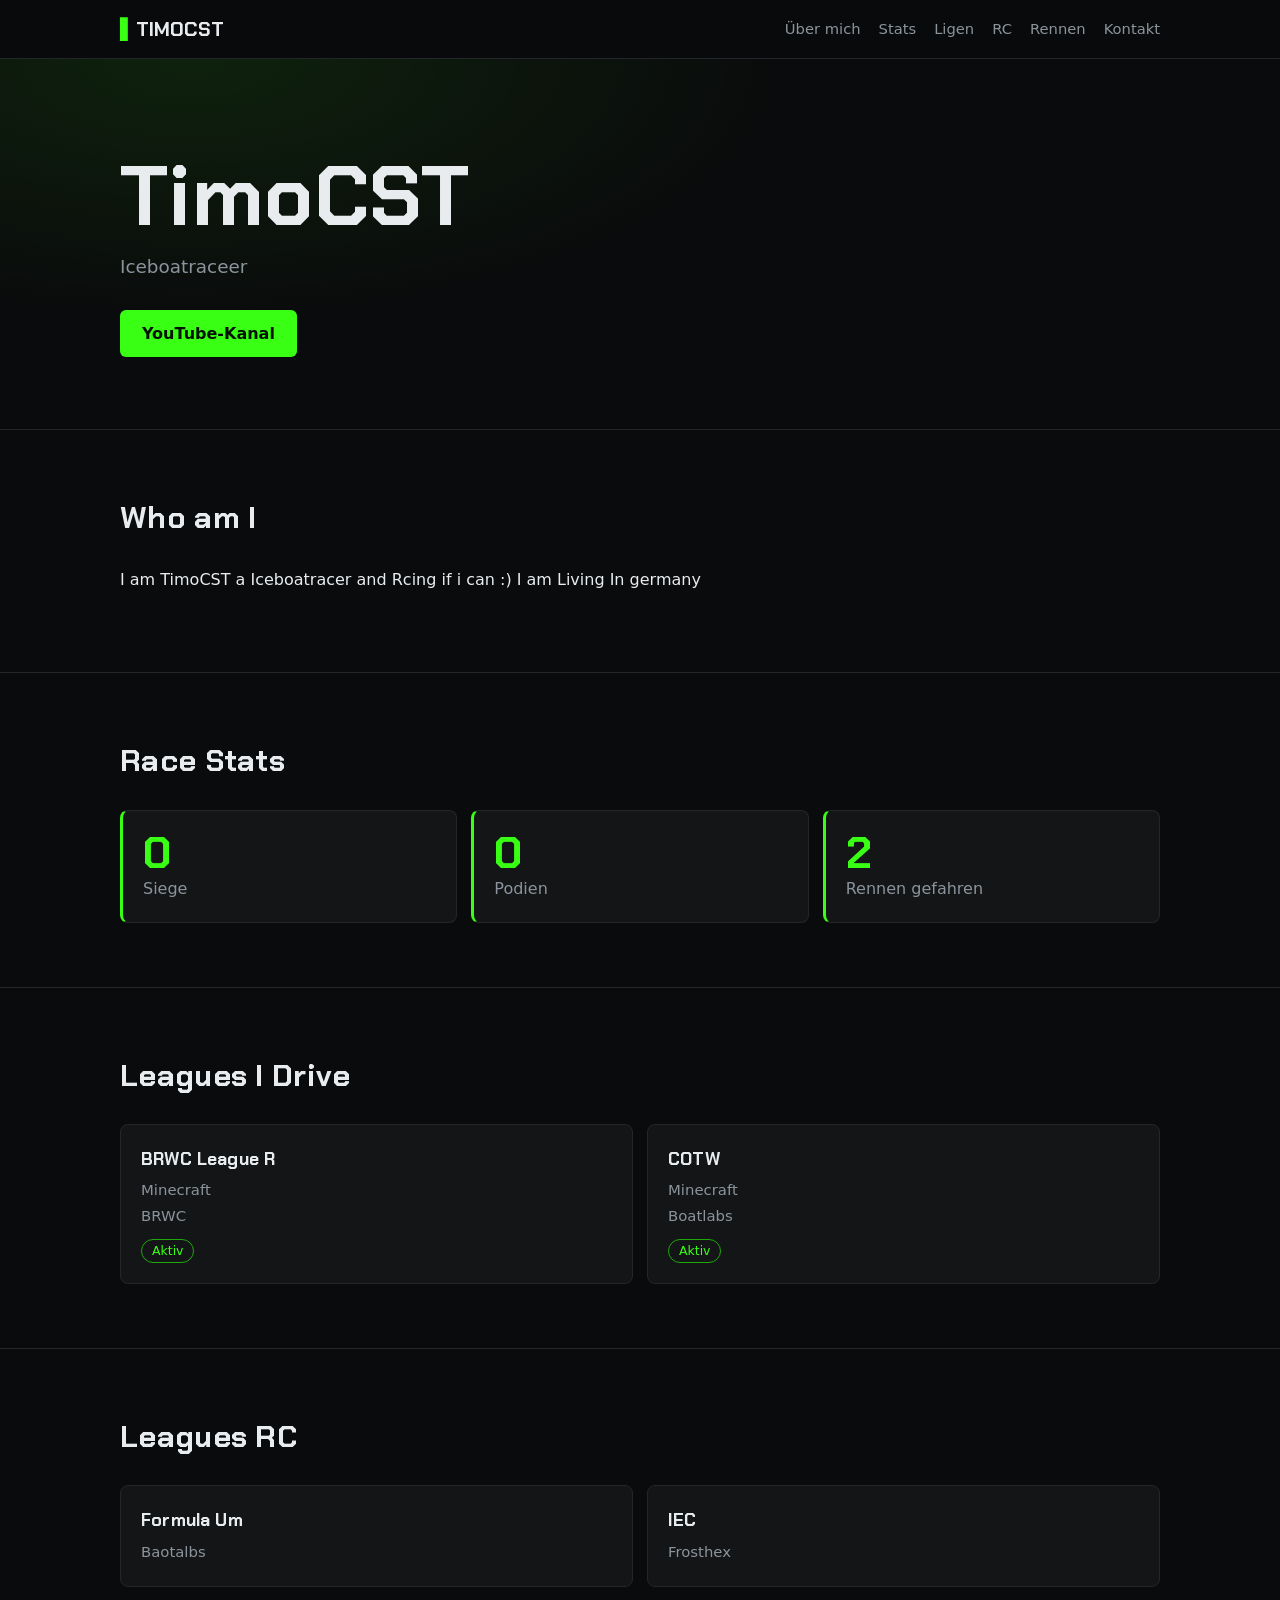
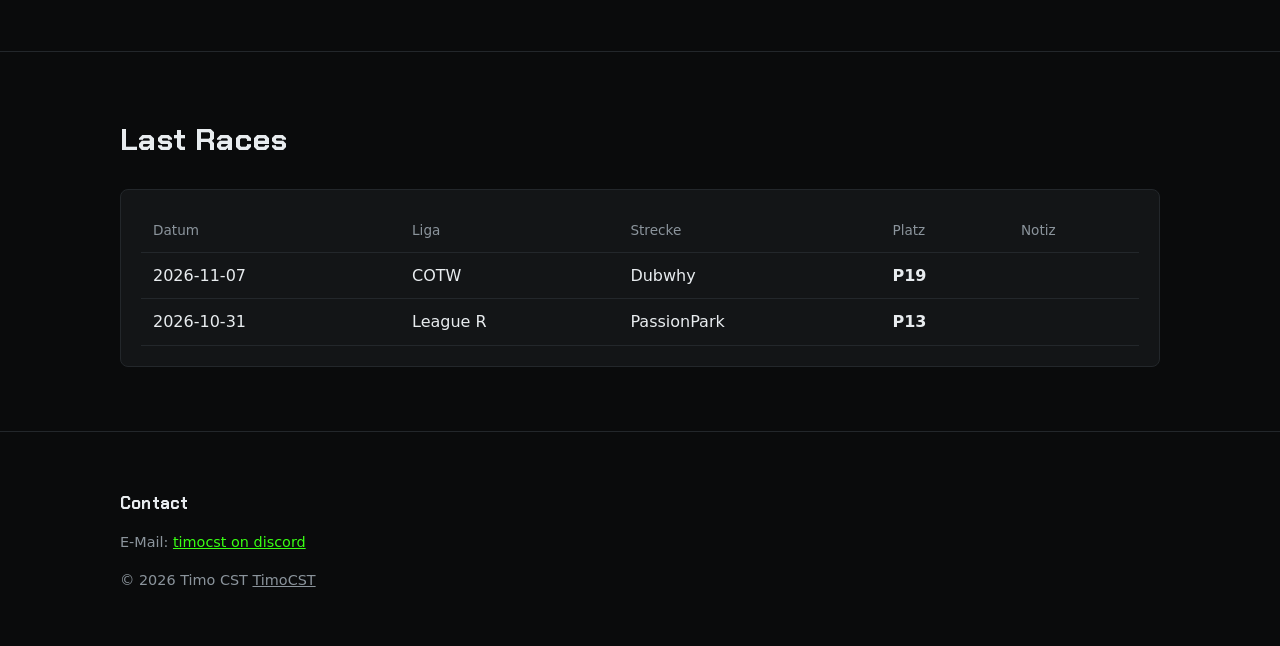
<file: index.html>
<!doctype html>
<html lang="de"><head><meta charset="utf-8">
<meta name="viewport" content="width=device-width,initial-scale=1">
<title>TimoCST</title>
<link rel="preconnect" href="https://fonts.googleapis.com"><link rel="preconnect" href="https://fonts.gstatic.com" crossorigin>
<link href="https://fonts.googleapis.com/css2?family=Chakra+Petch:wght@500;700&display=swap" rel="stylesheet">
<link rel="stylesheet" href="assets/style.css"></head>
<body>
<header><div class="wrap"><a class="logo" href="#top"><b>▌</b><span id="logo">RACE</span></a>
<nav><a href="#about">Über mich</a><a href="#stats">Stats</a><a href="#leagues">Ligen</a><a href="#rc">RC</a><a href="#races">Rennen</a><a href="#contact">Kontakt</a></nav></div></header>
<main id="top">
<div class="hero"><div class="wrap"><h1 id="alias"></h1><p id="tagline"></p><a id="yt" class="btn" href="#" target="_blank" rel="noopener">YouTube-Kanal</a></div></div>
<section id="about"><div class="wrap"><h2>Who am I</h2><p id="about-text" style="max-width:68ch"></p></div></section>
<section id="stats"><div class="wrap"><h2>Race Stats</h2><div class="grid" id="kpis"></div></div></section>
<section id="leagues"><div class="wrap"><h2>Leagues I Drive</h2><div class="grid" id="league-list"></div></div></section>
<section id="rc"><div class="wrap"><h2>Leagues RC</h2><div class="grid" id="rc-list"></div></div></section>
<section id="races"><div class="wrap"><h2>Last Races</h2><div class="card tbl"><table><thead><tr><th>Datum</th><th>Liga</th><th>Strecke</th><th>Platz</th><th>Notiz</th></tr></thead><tbody id="race-body"></tbody></table></div></div></section>
</main>
<footer id="contact"><div class="wrap">
<h3>Contact</h3><p>E-Mail: <a id="mail" href="#"></a></p>
<p>© <span id="year"></span> <span id="foot-name"></span> <a href="admin/" style="color:var(--mute)">TimoCST</a></p>
</div></footer>
<script src="assets/app.js"></script></body></html>
</file>
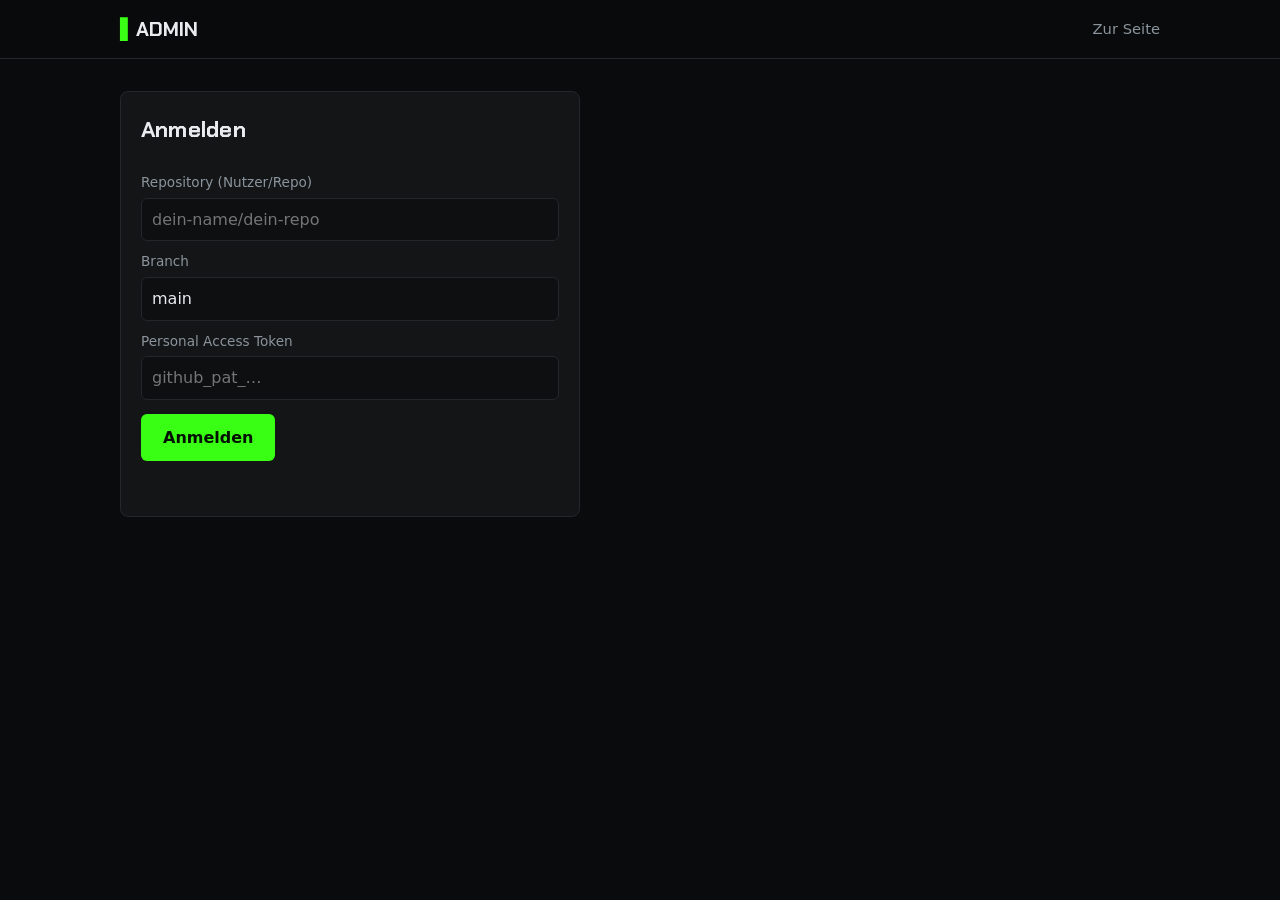
<file: admin/index.html>
<!doctype html>
<html lang="de"><head><meta charset="utf-8"><meta name="viewport" content="width=device-width,initial-scale=1">
<meta name="robots" content="noindex"><title>Admin</title>
<link href="https://fonts.googleapis.com/css2?family=Chakra+Petch:wght@500;700&display=swap" rel="stylesheet">
<link rel="stylesheet" href="../assets/style.css"></head>
<body><header><div class="wrap"><a class="logo" href="../"><b>▌</b>ADMIN</a><nav><a href="../">Zur Seite</a></nav></div></header>
<div class="wrap" style="padding-top:32px;padding-bottom:64px">
<div id="login" class="card" style="max-width:460px"><h2 style="font-size:1.4rem">Anmelden</h2>
<label for="repo">Repository (Nutzer/Repo)</label><input id="repo" placeholder="dein-name/dein-repo">
<label for="branch">Branch</label><input id="branch" value="main">
<label for="pat">Personal Access Token</label><input id="pat" type="password" autocomplete="off" placeholder="github_pat_…">
<div class="row"><button class="btn" id="go">Anmelden</button></div><div class="msg" id="lmsg"></div></div>
<div id="app" hidden><div class="tabs" id="tabs"></div><div class="card tbl"><table><thead id="thead"></thead><tbody id="tbody"></tbody></table></div>
<div class="row"><button class="btn ghost" id="add">Zeile hinzufügen</button><button class="btn" id="save">Änderungen speichern</button><button class="btn ghost" id="out">Abmelden</button></div>
<div class="msg" id="msg"></div></div></div>
<script src="admin.js"></script></body></html>
</file>
<file: assets/style.css>
:root{--bg:#0a0b0c;--panel:#131517;--line:#23272b;--text:#e8ecef;--mute:#8b949c;--g:#39ff14;--gd:#1fa80a}
*{box-sizing:border-box}html{scroll-behavior:smooth;scroll-padding-top:70px}
body{margin:0;background:var(--bg);color:var(--text);font:16px/1.6 system-ui,sans-serif}
h1,h2,h3,.logo{font-family:"Chakra Petch",system-ui,sans-serif;letter-spacing:.01em;margin:0}
a{color:var(--g)}
.wrap{max-width:1080px;margin:0 auto;padding:0 20px}
header{position:sticky;top:0;z-index:5;background:#0a0b0cee;backdrop-filter:blur(8px);border-bottom:1px solid var(--line)}
header .wrap{display:flex;align-items:center;justify-content:space-between;height:58px}
.logo{font-weight:700;font-size:1.25rem;color:var(--text);text-decoration:none}.logo b{color:var(--g)}
nav{display:flex;gap:18px;flex-wrap:wrap}nav a{color:var(--mute);text-decoration:none;font-size:.92rem}nav a:hover{color:var(--g)}
.hero{padding:96px 0 72px;border-bottom:1px solid var(--line);background:radial-gradient(600px 260px at 15% 0,#39ff1418,transparent)}
.hero h1{font-size:clamp(2.6rem,8vw,5.2rem);line-height:1}.hero p{color:var(--mute);font-size:1.15rem;margin:14px 0 28px}
.btn{display:inline-block;background:var(--g);color:#031200;font-weight:700;padding:11px 22px;border-radius:6px;text-decoration:none;border:0;cursor:pointer;font:inherit;font-weight:700}
.btn:hover{background:#7dff62}.btn.ghost{background:none;color:var(--g);border:1px solid var(--g)}.btn.sm{padding:6px 12px;font-size:.85rem}
section{padding:64px 0;border-bottom:1px solid var(--line)}
h2{font-size:1.9rem;margin-bottom:24px}
.grid{display:grid;gap:14px;grid-template-columns:repeat(auto-fit,minmax(240px,1fr))}
.card{background:var(--panel);border:1px solid var(--line);border-radius:8px;padding:20px}
.card h3{font-size:1.1rem;margin-bottom:6px}.card p{margin:2px 0;color:var(--mute);font-size:.93rem}
.kpi{border-left:3px solid var(--g)}.kpi strong{display:block;font:700 2.8rem/1 "Chakra Petch",sans-serif;color:var(--g)}.kpi span{color:var(--mute)}
.tag{display:inline-block;border:1px solid var(--gd);color:var(--g);border-radius:99px;padding:1px 10px;font-size:.78rem;margin-top:8px}
.tbl{overflow-x:auto}table{width:100%;border-collapse:collapse}
th,td{text-align:left;padding:10px 12px;border-bottom:1px solid var(--line);white-space:nowrap}th{color:var(--mute);font-weight:500;font-size:.85rem}
.pos{font-weight:700}.p1{color:var(--g)}.p2,.p3{color:#cfe9c8}
footer{padding:40px 0;color:var(--mute);font-size:.9rem}footer h3{color:var(--text);margin:18px 0 6px}
.empty{color:var(--mute)}
/* admin */
input,select{background:#0d0f10;border:1px solid var(--line);color:var(--text);border-radius:6px;padding:8px 10px;font:inherit;width:100%}
input:focus,.btn:focus-visible,a:focus-visible{outline:2px solid var(--g);outline-offset:1px}
label{display:block;color:var(--mute);font-size:.85rem;margin:10px 0 4px}
.row{display:flex;gap:10px;flex-wrap:wrap;margin-top:14px}.msg{margin-top:12px;min-height:1.4em}.err{color:#ff6b6b}.ok{color:var(--g)}
.tabs{display:flex;gap:8px;margin:20px 0}.tabs .btn{background:none;color:var(--text);border:1px solid var(--line)}.tabs .on{background:var(--g);color:#031200;border-color:var(--g)}
td input{min-width:110px}td input[type=number]{min-width:70px}
@media(max-width:640px){nav{gap:12px}nav a{font-size:.82rem}.hero{padding:64px 0 48px}}
@media(prefers-reduced-motion:reduce){html{scroll-behavior:auto}}
</file>
